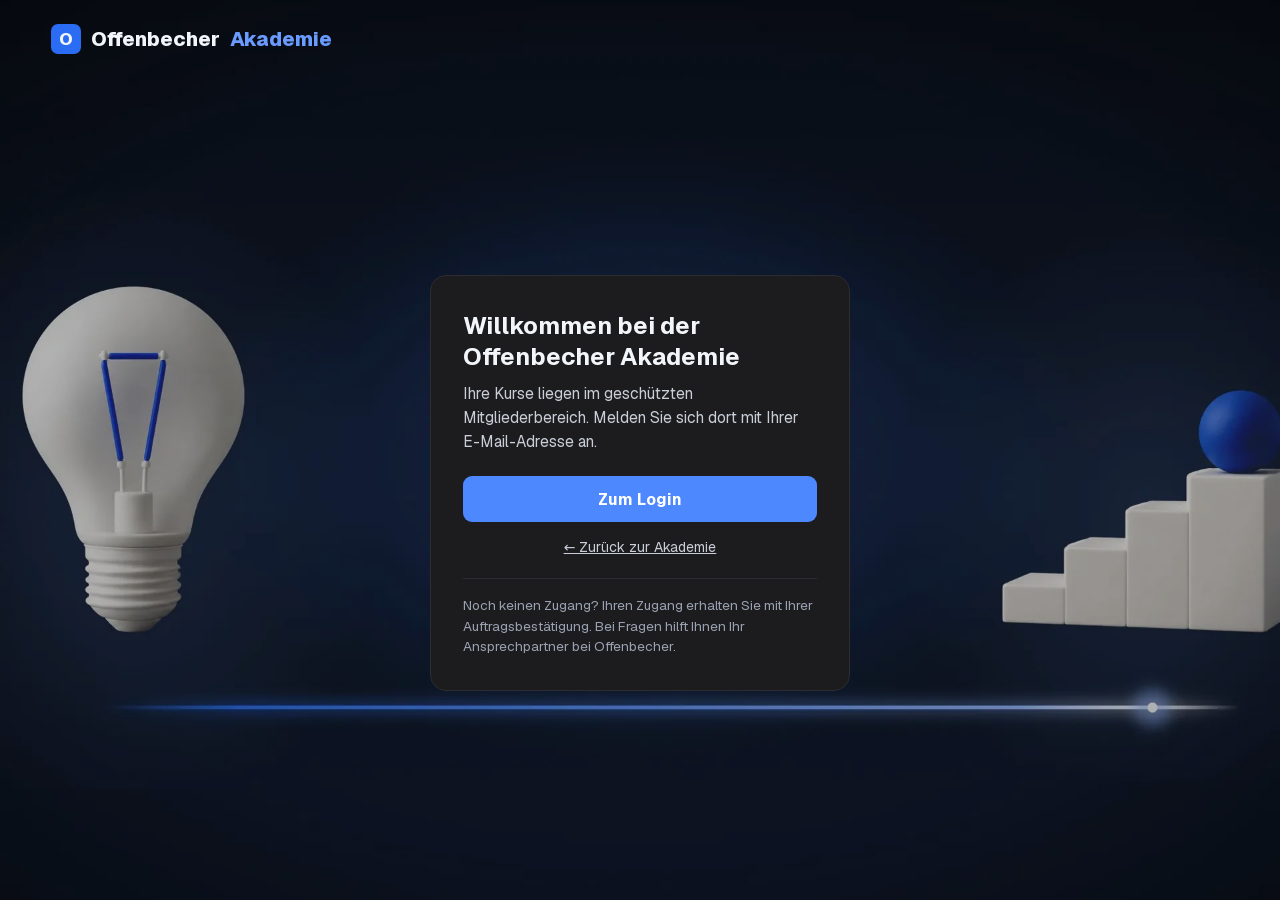
<file: login/index.html>
<!doctype html><html lang="de"><head><meta charset="utf-8"><meta name="viewport" content="width=device-width, initial-scale=1"><meta name="robots" content="noindex,nofollow"><link rel="icon" href="/bilder/favicon.png"><title>Anmelden · Offenbecher Akademie</title><style>/* latin-ext */
@font-face {
  font-family: 'Geist';
  font-style: normal;
  font-weight: 400;
  font-display: swap;
  src: url(/schrift/gyByhwUxId8gMEwSGFWNOITddY4.woff2) format('woff2');
  unicode-range: U+0100-02BA, U+02BD-02C5, U+02C7-02CC, U+02CE-02D7, U+02DD-02FF, U+0304, U+0308, U+0329, U+1D00-1DBF, U+1E00-1E9F, U+1EF2-1EFF, U+2020, U+20A0-20AB, U+20AD-20C4, U+2113, U+2C60-2C7F, U+A720-A7FF;
}
/* latin */
@font-face {
  font-family: 'Geist';
  font-style: normal;
  font-weight: 400;
  font-display: swap;
  src: url(/schrift/gyByhwUxId8gMEwcGFWNOITd.woff2) format('woff2');
  unicode-range: U+0000-00FF, U+0131, U+0152-0153, U+02BB-02BC, U+02C6, U+02DA, U+02DC, U+0304, U+0308, U+0329, U+2000-206F, U+20AC, U+2122, U+2191, U+2193, U+2212, U+2215, U+FEFF, U+FFFD;
}
/* latin-ext */
@font-face {
  font-family: 'Geist';
  font-style: normal;
  font-weight: 500;
  font-display: swap;
  src: url(/schrift/gyByhwUxId8gMEwSGFWNOITddY4.woff2) format('woff2');
  unicode-range: U+0100-02BA, U+02BD-02C5, U+02C7-02CC, U+02CE-02D7, U+02DD-02FF, U+0304, U+0308, U+0329, U+1D00-1DBF, U+1E00-1E9F, U+1EF2-1EFF, U+2020, U+20A0-20AB, U+20AD-20C4, U+2113, U+2C60-2C7F, U+A720-A7FF;
}
/* latin */
@font-face {
  font-family: 'Geist';
  font-style: normal;
  font-weight: 500;
  font-display: swap;
  src: url(/schrift/gyByhwUxId8gMEwcGFWNOITd.woff2) format('woff2');
  unicode-range: U+0000-00FF, U+0131, U+0152-0153, U+02BB-02BC, U+02C6, U+02DA, U+02DC, U+0304, U+0308, U+0329, U+2000-206F, U+20AC, U+2122, U+2191, U+2193, U+2212, U+2215, U+FEFF, U+FFFD;
}
/* latin-ext */
@font-face {
  font-family: 'Geist';
  font-style: normal;
  font-weight: 600;
  font-display: swap;
  src: url(/schrift/gyByhwUxId8gMEwSGFWNOITddY4.woff2) format('woff2');
  unicode-range: U+0100-02BA, U+02BD-02C5, U+02C7-02CC, U+02CE-02D7, U+02DD-02FF, U+0304, U+0308, U+0329, U+1D00-1DBF, U+1E00-1E9F, U+1EF2-1EFF, U+2020, U+20A0-20AB, U+20AD-20C4, U+2113, U+2C60-2C7F, U+A720-A7FF;
}
/* latin */
@font-face {
  font-family: 'Geist';
  font-style: normal;
  font-weight: 600;
  font-display: swap;
  src: url(/schrift/gyByhwUxId8gMEwcGFWNOITd.woff2) format('woff2');
  unicode-range: U+0000-00FF, U+0131, U+0152-0153, U+02BB-02BC, U+02C6, U+02DA, U+02DC, U+0304, U+0308, U+0329, U+2000-206F, U+20AC, U+2122, U+2191, U+2193, U+2212, U+2215, U+FEFF, U+FFFD;
}
/* latin-ext */
@font-face {
  font-family: 'Geist';
  font-style: normal;
  font-weight: 700;
  font-display: swap;
  src: url(/schrift/gyByhwUxId8gMEwSGFWNOITddY4.woff2) format('woff2');
  unicode-range: U+0100-02BA, U+02BD-02C5, U+02C7-02CC, U+02CE-02D7, U+02DD-02FF, U+0304, U+0308, U+0329, U+1D00-1DBF, U+1E00-1E9F, U+1EF2-1EFF, U+2020, U+20A0-20AB, U+20AD-20C4, U+2113, U+2C60-2C7F, U+A720-A7FF;
}
/* latin */
@font-face {
  font-family: 'Geist';
  font-style: normal;
  font-weight: 700;
  font-display: swap;
  src: url(/schrift/gyByhwUxId8gMEwcGFWNOITd.woff2) format('woff2');
  unicode-range: U+0000-00FF, U+0131, U+0152-0153, U+02BB-02BC, U+02C6, U+02DA, U+02DC, U+0304, U+0308, U+0329, U+2000-206F, U+20AC, U+2122, U+2191, U+2193, U+2212, U+2215, U+FEFF, U+FFFD;
}
/* latin-ext */
@font-face {
  font-family: 'Geist';
  font-style: normal;
  font-weight: 800;
  font-display: swap;
  src: url(/schrift/gyByhwUxId8gMEwSGFWNOITddY4.woff2) format('woff2');
  unicode-range: U+0100-02BA, U+02BD-02C5, U+02C7-02CC, U+02CE-02D7, U+02DD-02FF, U+0304, U+0308, U+0329, U+1D00-1DBF, U+1E00-1E9F, U+1EF2-1EFF, U+2020, U+20A0-20AB, U+20AD-20C4, U+2113, U+2C60-2C7F, U+A720-A7FF;
}
/* latin */
@font-face {
  font-family: 'Geist';
  font-style: normal;
  font-weight: 800;
  font-display: swap;
  src: url(/schrift/gyByhwUxId8gMEwcGFWNOITd.woff2) format('woff2');
  unicode-range: U+0000-00FF, U+0131, U+0152-0153, U+02BB-02BC, U+02C6, U+02DA, U+02DC, U+0304, U+0308, U+0329, U+2000-206F, U+20AC, U+2122, U+2191, U+2193, U+2212, U+2215, U+FEFF, U+FFFD;
}
/* latin-ext */
@font-face {
  font-family: 'Geist';
  font-style: normal;
  font-weight: 900;
  font-display: swap;
  src: url(/schrift/gyByhwUxId8gMEwSGFWNOITddY4.woff2) format('woff2');
  unicode-range: U+0100-02BA, U+02BD-02C5, U+02C7-02CC, U+02CE-02D7, U+02DD-02FF, U+0304, U+0308, U+0329, U+1D00-1DBF, U+1E00-1E9F, U+1EF2-1EFF, U+2020, U+20A0-20AB, U+20AD-20C4, U+2113, U+2C60-2C7F, U+A720-A7FF;
}
/* latin */
@font-face {
  font-family: 'Geist';
  font-style: normal;
  font-weight: 900;
  font-display: swap;
  src: url(/schrift/gyByhwUxId8gMEwcGFWNOITd.woff2) format('woff2');
  unicode-range: U+0000-00FF, U+0131, U+0152-0153, U+02BB-02BC, U+02C6, U+02DA, U+02DC, U+0304, U+0308, U+0329, U+2000-206F, U+20AC, U+2122, U+2191, U+2193, U+2212, U+2215, U+FEFF, U+FFFD;
}
:root{--bg:#060910;--karte:#10151f;--blau:#2A6DF4;--blau2:#6a9bff;--text:#f2f5fa;--grau:#a7b1c3}
*{box-sizing:border-box;margin:0}html{scroll-behavior:smooth}
body{background:var(--bg);color:var(--text);font-family:Geist,system-ui,-apple-system,sans-serif;overflow-x:hidden;-webkit-font-smoothing:antialiased}
a{color:inherit}

body{min-height:100vh;background:#060910 url(/bilder/login-hintergrund.webp) center/cover no-repeat fixed}
.dunkel{position:fixed;inset:0;background:rgba(0,0,0,.28)}
.kopf{position:relative;z-index:2;display:flex;align-items:center;padding:24px 4vw}
.logo{display:flex;align-items:center;gap:10px;font-weight:800;font-size:20px;text-decoration:none}.logo i{width:30px;height:30px;border-radius:7px;background:var(--blau);display:flex;align-items:center;justify-content:center;font-style:normal;font-size:17px}.logo span{color:var(--blau2)}
.wrap{position:relative;z-index:2;min-height:calc(100vh - 90px);display:flex;align-items:center;justify-content:center;padding:16px}
.karte{width:420px;max-width:100%;background:#1c1c1f;border:1px solid #2c2c31;border-radius:16px;padding:34px 32px}
.karte h1{font-size:24px;line-height:1.3;font-weight:700;margin-bottom:10px}
.karte p{font-size:15.5px;line-height:1.55;color:#c9ced8}
[hidden]{display:none!important}.kurs{display:flex;gap:14px;align-items:center;background:#25252a;border-radius:12px;padding:12px;margin:18px 0 4px}
.kurs img{width:62px;height:auto}.kurs small{display:block;font-size:12px;color:#9aa2b1;text-transform:uppercase;letter-spacing:.12em;font-weight:600}.kurs b{display:block;font-size:17px;margin-top:3px}
.los{display:flex;align-items:center;justify-content:center;width:100%;height:46px;margin-top:22px;border-radius:9px;background:#4D88FF;color:#fff;font-weight:700;font-size:16px;text-decoration:none}.los:hover{filter:brightness(1.08)}
.neben{display:block;text-align:center;margin-top:16px;font-size:14px;color:#c9ced8}
.klein{margin-top:22px;padding-top:16px;border-top:1px solid #2c2c31;font-size:13.5px;line-height:1.5;color:#9aa2b1}
</style></head><body><div class="dunkel"></div><div class="kopf"><a class="logo" href="/"><i>O</i>Offenbecher <span>Akademie</span></a></div><div class="wrap"><div class="karte"><h1>Willkommen bei der Offenbecher Akademie</h1><p>Ihre Kurse liegen im geschützten Mitgliederbereich. Melden Sie sich dort mit Ihrer E-Mail-Adresse an.</p><div class="kurs" id="kurs" hidden><img id="kimg" alt=""><div><small>Sie möchten ansehen</small><b id="kt"></b></div></div><a class="los" id="los" href="https://offenbecher.mymemberspot.de/auth/login">Zum Login</a><a class="neben" href="/">← Zurück zur Akademie</a><div class="klein">Noch keinen Zugang? Ihren Zugang erhalten Sie mit Ihrer Auftragsbestätigung. Bei Fragen hilft Ihnen Ihr Ansprechpartner bei Offenbecher.</div></div></div><script>const T={"start": "Start mit Offenbecher", "live": "Live-Calls", "omni": "Omnichannel-Marketing", "chatgpt": "Gefunden bei ChatGPT", "sterne": "Google-Bewertungen", "website": "Ihre Website", "ads": "Google Ads", "social": "Social Media", "vorort": "Neukunden vor Ort", "bestand": "Bestandskunden", "personal": "Personalgewinnung", "wiki": "Ihr Betriebs-Wiki", "ki": "Umgang mit KI", "mindset": "Unternehmer-Mindset"};
const k=new URLSearchParams(location.search).get('kurs');
if(k&&T[k]){document.getElementById('kurs').hidden=false;document.getElementById('kt').textContent=T[k];document.getElementById('kimg').src='/bilder/huelle-'+k+'.webp';}
</script></body></html>
</file>
